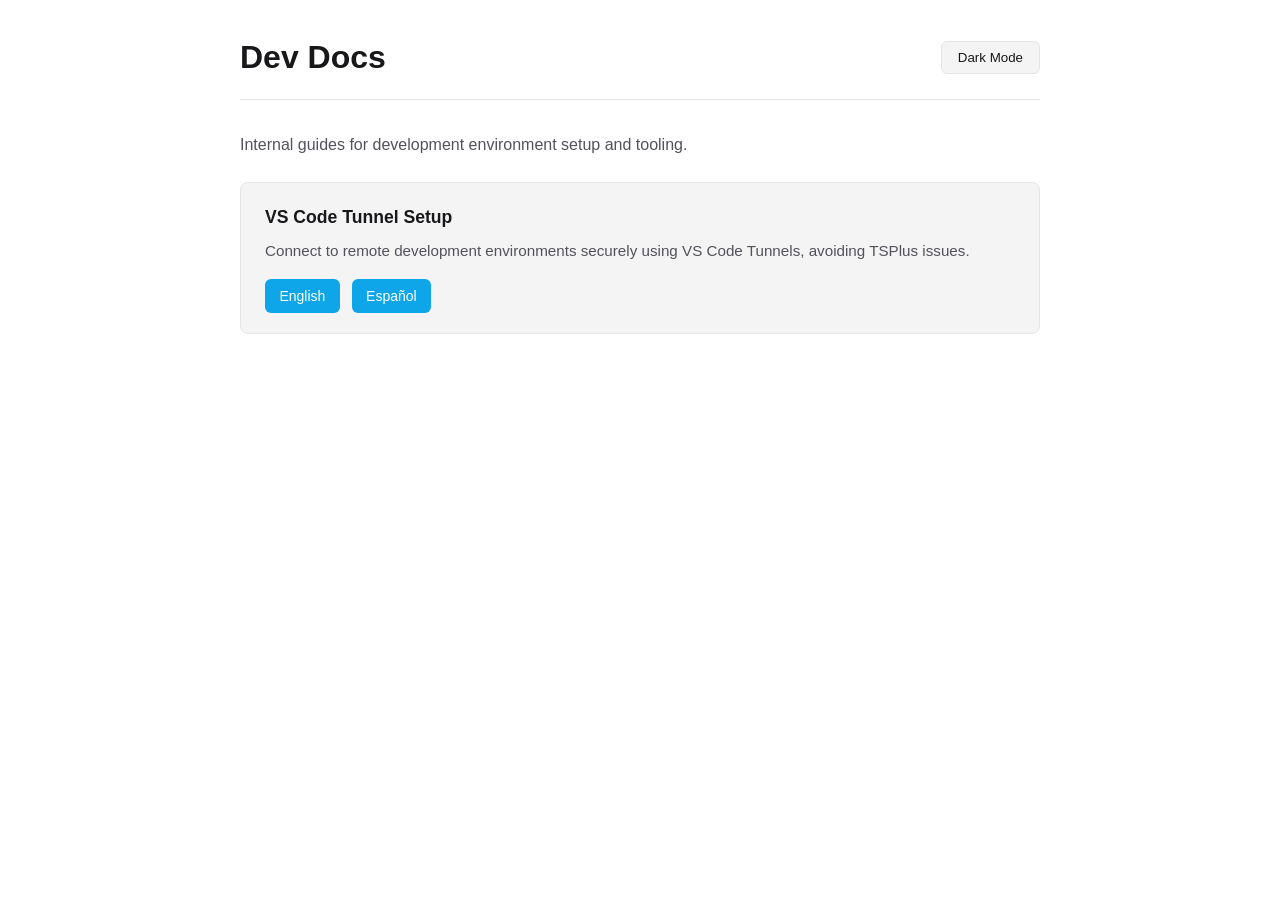
<file: index.html>
<!DOCTYPE html>
<html lang="en" data-theme="light">
<head>
    <meta charset="UTF-8">
    <meta name="viewport" content="width=device-width, initial-scale=1.0">
    <title>Dev Docs</title>
    <link rel="stylesheet" href="assets/css/styles.css">
    <style>
        .guide-grid {
            display: grid;
            gap: 1rem;
            margin-top: 1.5rem;
        }
        .guide-card {
            background: var(--surface);
            border: 1px solid var(--border);
            border-radius: 8px;
            padding: 1.25rem 1.5rem;
        }
        .guide-card h2 {
            margin: 0 0 0.5rem;
            border: none;
            padding: 0;
            font-size: 1.1rem;
        }
        .guide-card p {
            margin: 0 0 1rem;
            font-size: 0.95rem;
        }
        .lang-links {
            display: flex;
            gap: 0.75rem;
        }
        .lang-links a {
            background: var(--primary);
            color: #fff;
            padding: 0.35rem 0.9rem;
            border-radius: 6px;
            text-decoration: none;
            font-size: 0.875rem;
            font-weight: 500;
        }
        .lang-links a:hover { filter: brightness(0.9); }
    </style>
</head>
<body>
    <header>
        <h1>Dev Docs</h1>
        <button class="theme-toggle" onclick="toggleTheme()" id="themeBtn">Dark Mode</button>
    </header>

    <p>Internal guides for development environment setup and tooling.</p>

    <div class="guide-grid">
        <div class="guide-card">
            <h2>VS Code Tunnel Setup</h2>
            <p>Connect to remote development environments securely using VS Code Tunnels, avoiding TSPlus issues.</p>
            <div class="lang-links">
                <a href="vscode-tunnel/en.html">English</a>
                <a href="vscode-tunnel/es.html">Español</a>
            </div>
        </div>
    </div>

    <script>
        function toggleTheme() {
            const html = document.documentElement;
            const btn = document.getElementById('themeBtn');
            if (html.getAttribute('data-theme') === 'light') {
                html.setAttribute('data-theme', 'dark');
                btn.textContent = 'Light Mode';
            } else {
                html.setAttribute('data-theme', 'light');
                btn.textContent = 'Dark Mode';
            }
        }
    </script>
</body>
</html>
</file>
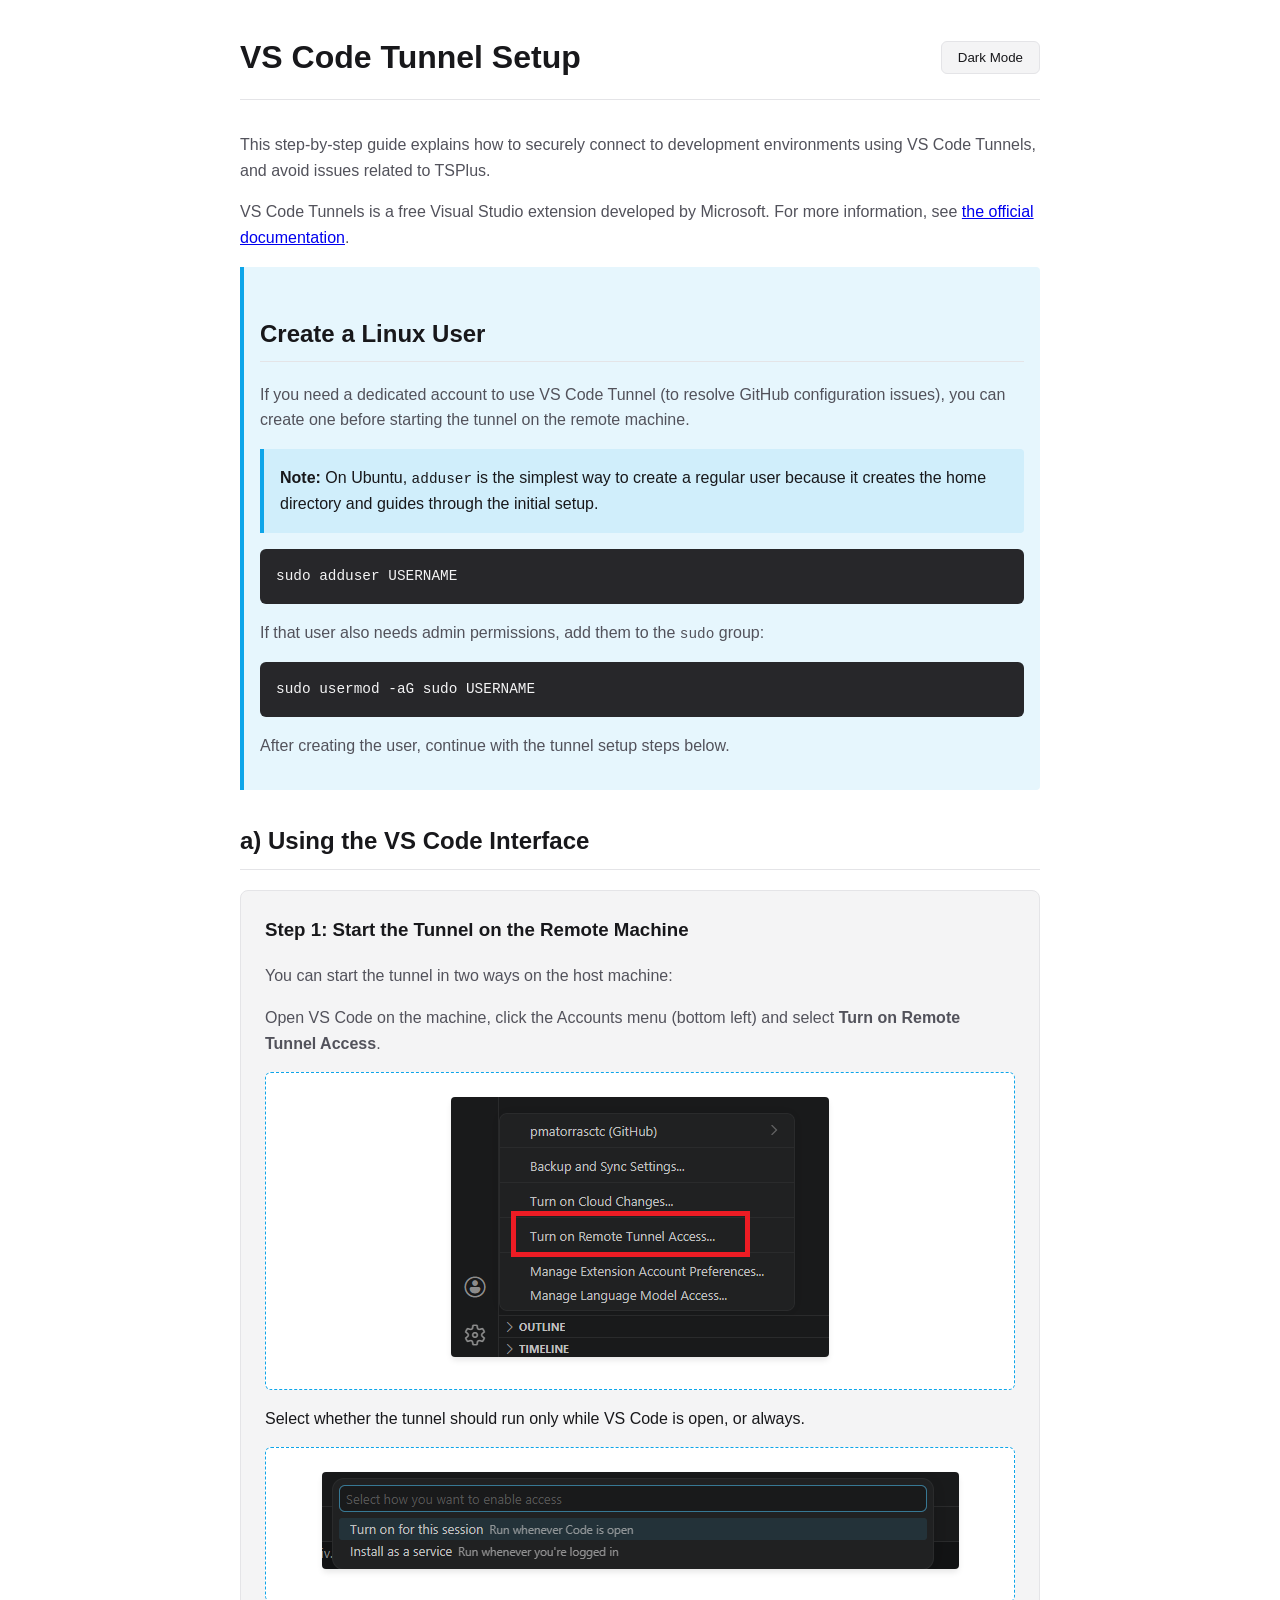
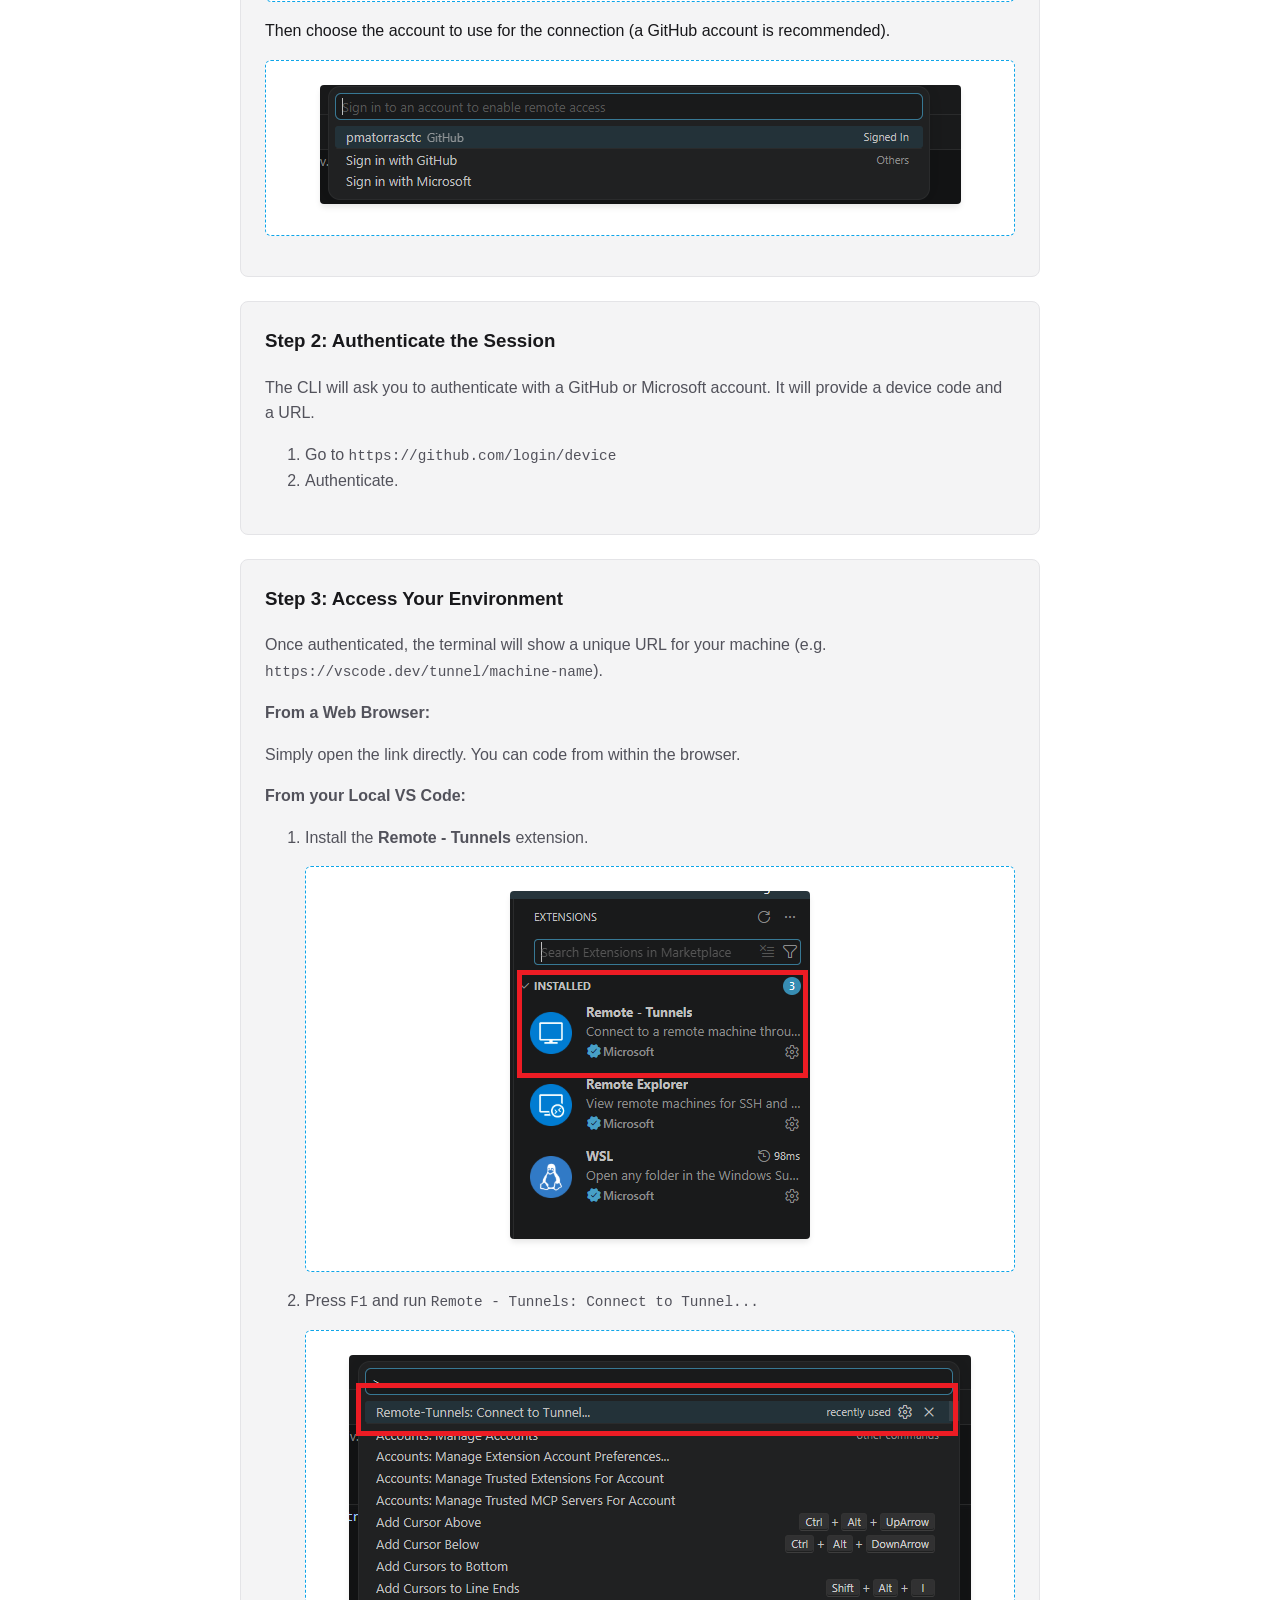
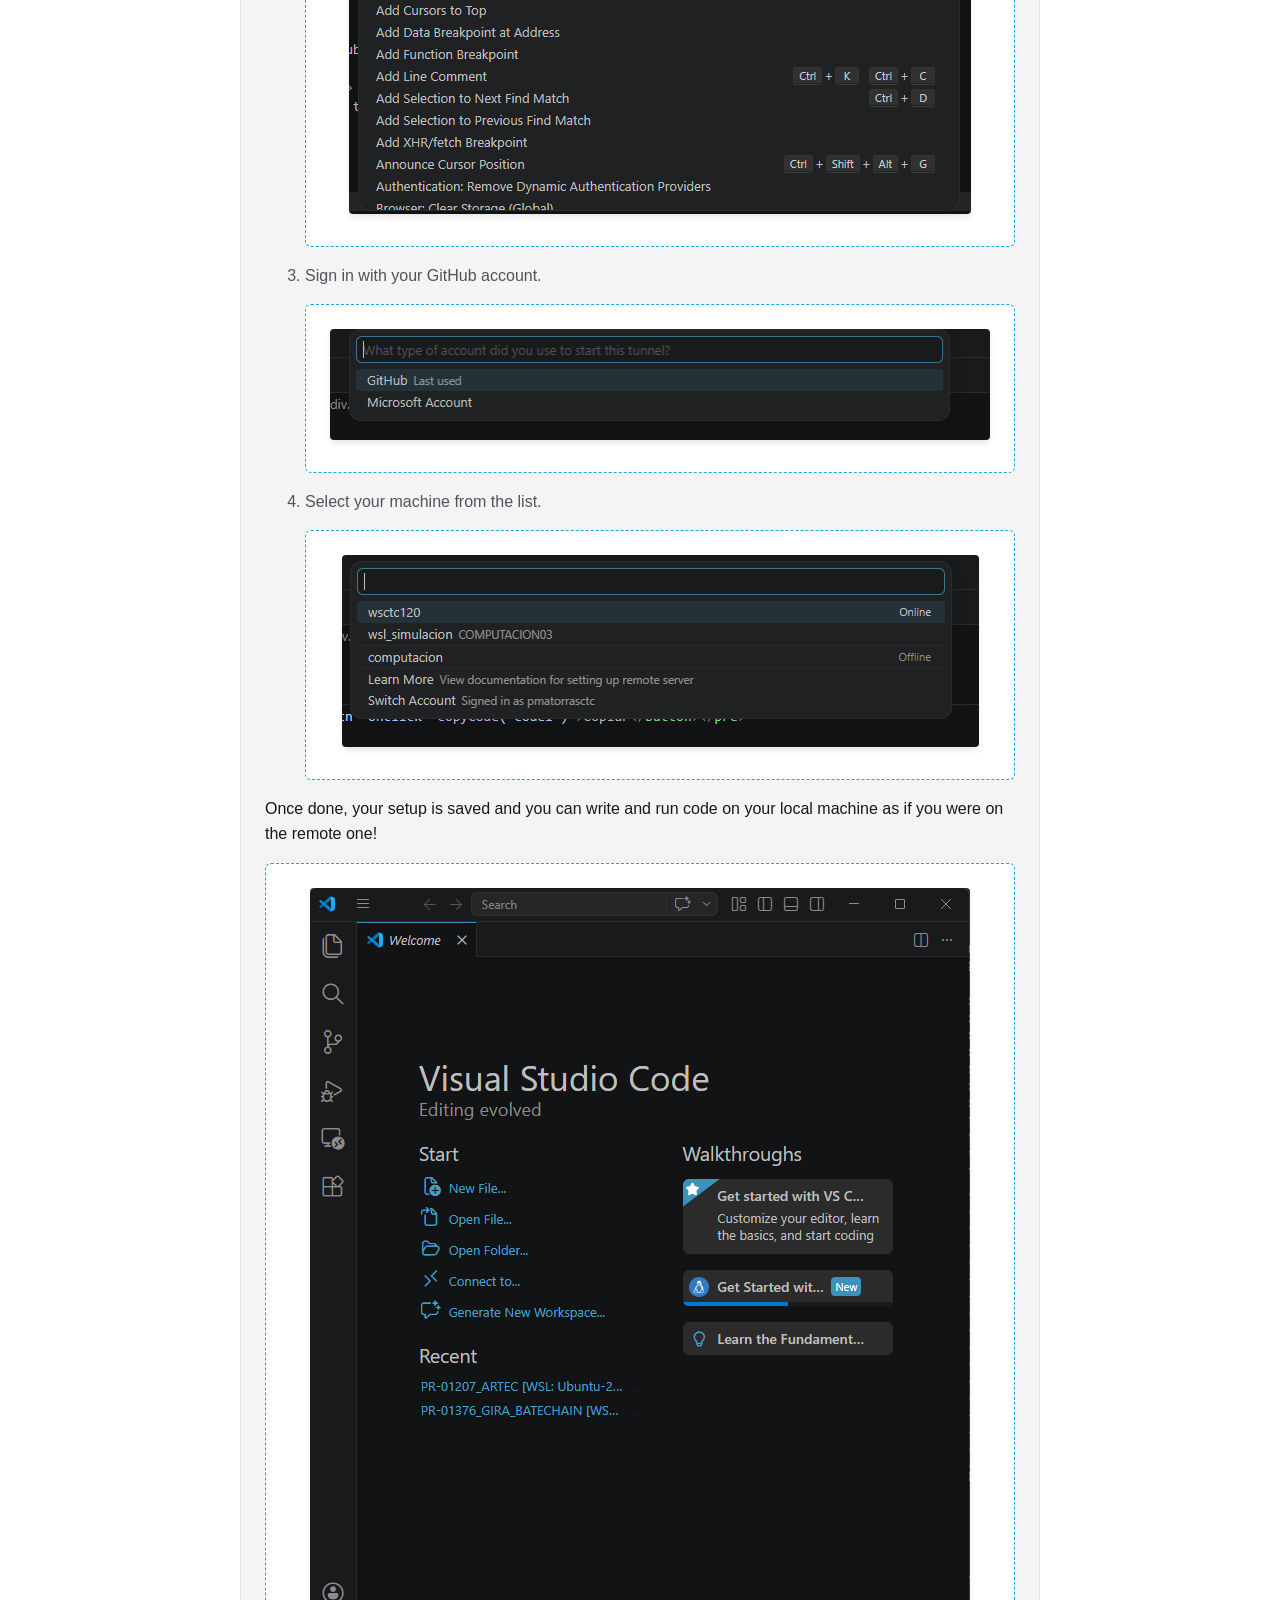
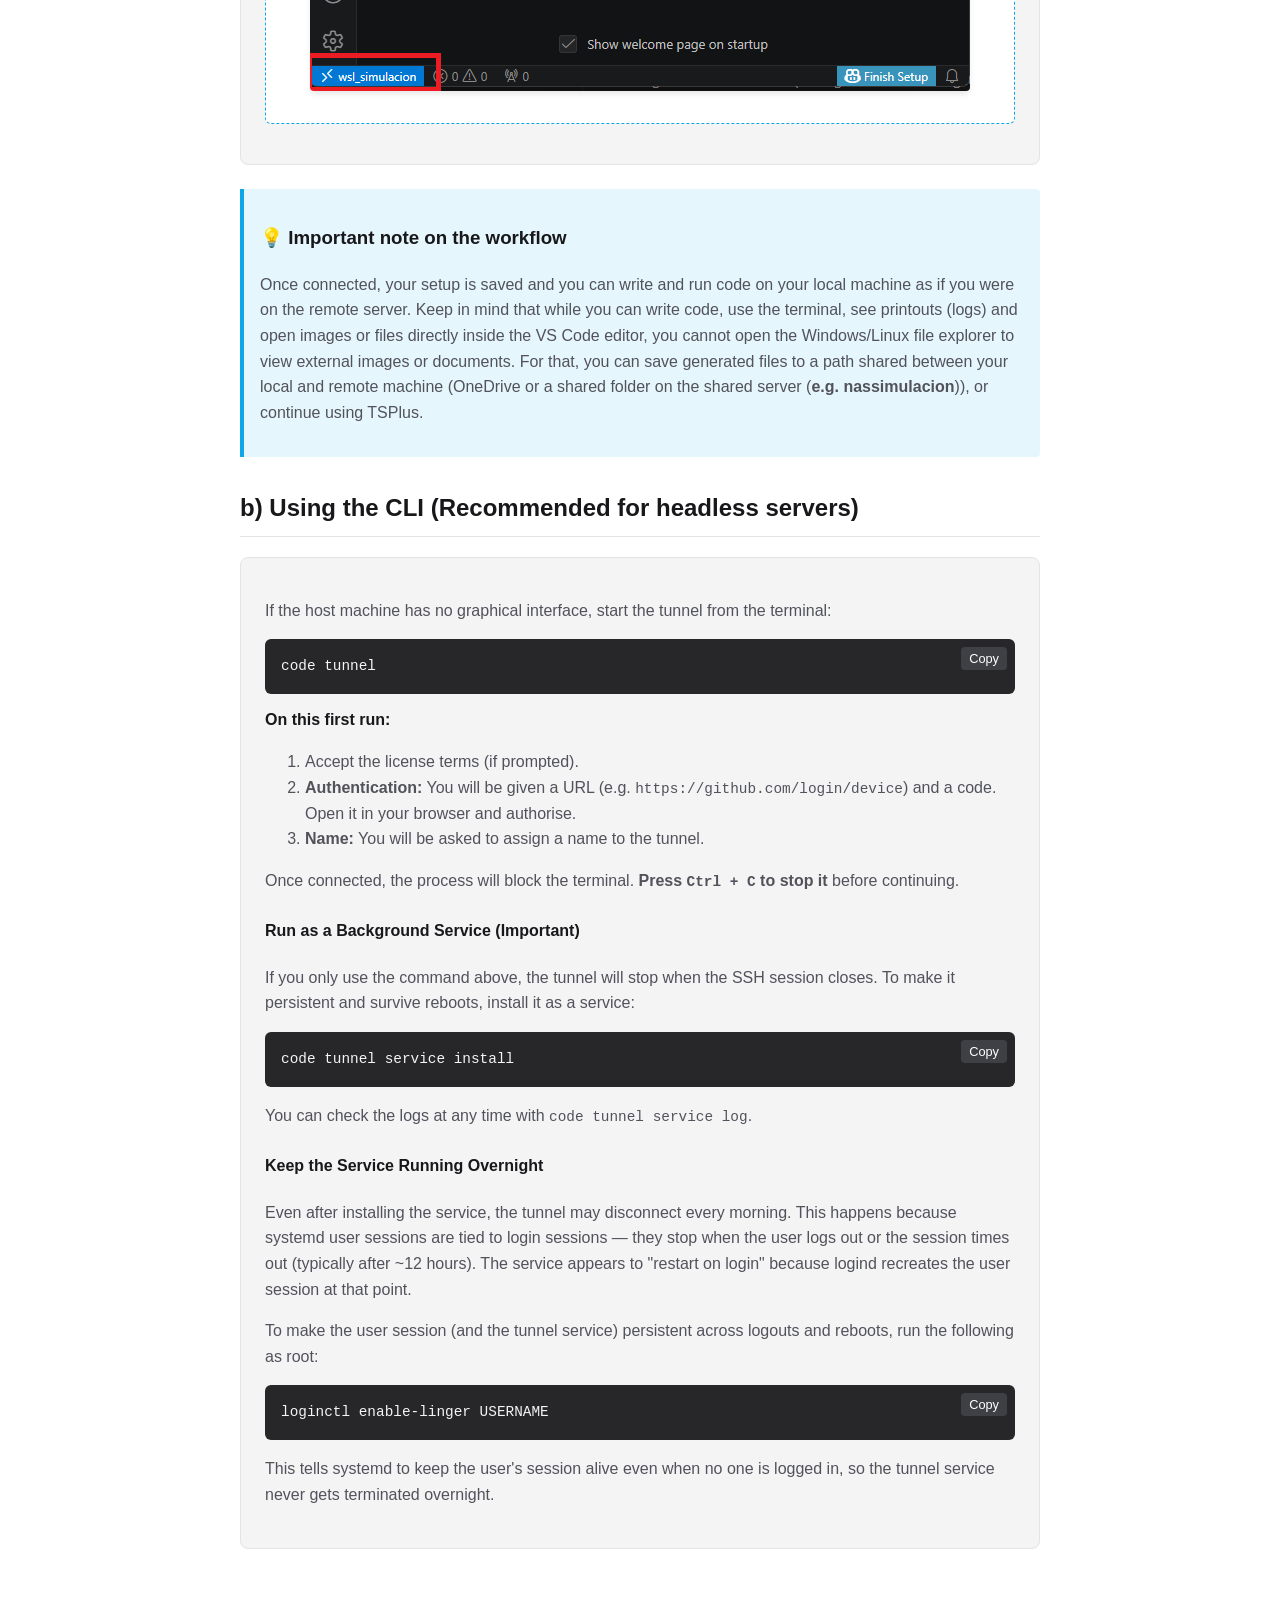
<file: vscode-tunnel/en.html>
<!DOCTYPE html>
<html lang="en" data-theme="light">
<head>
    <meta charset="UTF-8">
    <meta name="viewport" content="width=device-width, initial-scale=1.0">
    <title>VS Code Tunnel Setup Guide</title>
    <link rel="stylesheet" href="../assets/css/styles.css">
</head>
<body>
    <header>
        <h1>VS Code Tunnel Setup</h1>
        <button class="theme-toggle" onclick="toggleTheme()" id="themeBtn">Dark Mode</button>
    </header>

    <p>This step-by-step guide explains how to securely connect to development environments using VS Code Tunnels, and avoid issues related to TSPlus.</p>
    <p>VS Code Tunnels is a free Visual Studio extension developed by Microsoft. For more information, see <a href="https://code.visualstudio.com/docs/remote/tunnels" target="_blank">the official documentation</a>.</p>
    <div class="info-box">
    <h2>Create a Linux User</h2>
    <p>
        If you need a dedicated account to use VS Code Tunnel (to resolve GitHub configuration issues), you can create one before starting the tunnel on the remote machine.
    </p>

    <div class="info-box">
        <strong>Note:</strong> On Ubuntu, <code>adduser</code> is the simplest way to create a regular user because it creates the home directory and guides through the initial setup.
    </div>

    <pre><code>sudo adduser USERNAME</code></pre>

    <p>
        If that user also needs admin permissions, add them to the <code>sudo</code> group:
    </p>

    <pre><code>sudo usermod -aG sudo USERNAME</code></pre>

    <p>
        After creating the user, continue with the tunnel setup steps below.
    </p>
    </div>
    <h2>a) Using the VS Code Interface</h2>
    <div class="step">
        <h3>Step 1: Start the Tunnel on the Remote Machine</h3>
        <p>You can start the tunnel in two ways on the host machine:</p>


        <p>Open VS Code on the machine, click the Accounts menu (bottom left) and select <strong>Turn on Remote Tunnel Access</strong>.</p>
        <div class="screenshot-container">
            <img src="images/step1a.png" alt="Screenshot Step 1">
        </div>
        Select whether the tunnel should run only while VS Code is open, or always.
        <div class="screenshot-container">
            <img src="images/step1b.png" alt="Screenshot Step 1b">
        </div>
        Then choose the account to use for the connection (a GitHub account is recommended).
        <div class="screenshot-container">
            <img src="images/step1c.png" alt="Screenshot Step 1c">
        </div>


    </div>

    <div class="step">
        <h3>Step 2: Authenticate the Session</h3>
        <p>The CLI will ask you to authenticate with a GitHub or Microsoft account. It will provide a device code and a URL.</p>
        <ol>
            <li>Go to <code>https://github.com/login/device</code></li>
            <li>Authenticate.</li>
        </ol>
    </div>

    <div class="step">
        <h3>Step 3: Access Your Environment</h3>
        <p>Once authenticated, the terminal will show a unique URL for your machine (e.g. <code>https://vscode.dev/tunnel/machine-name</code>).</p>

        <p><strong>From a Web Browser:</strong></p>
        <p>Simply open the link directly. You can code from within the browser.</p>

        <p><strong>From your Local VS Code:</strong></p>
        <ol>
            <li>Install the <strong>Remote - Tunnels</strong> extension.</li>
            <div class="screenshot-container">
                <img src="images/step3a.png" alt="Screenshot Step 3a">
            </div>
            <li>Press <code>F1</code> and run <code>Remote - Tunnels: Connect to Tunnel...</code></li>
                <div class="screenshot-container">
                <img src="images/step3b.png" alt="Screenshot Step 3b">
            </div>
            <li>Sign in with your GitHub account.</li>
                <div class="screenshot-container">
                <img src="images/step3c.png" alt="Screenshot Step 3c">
                </div>
            <li>Select your machine from the list.</li>
                <div class="screenshot-container">
                <img src="images/step3d.png" alt="Screenshot Step 3d">
                </div>
        </ol>
        Once done, your setup is saved and you can write and run code on your local machine as if you were on the remote one!
        <div class="screenshot-container">
            <img src="images/step3e.png" alt="Screenshot Step 3e">
        </div>
    </div>
<div class="info-box">
  <h3>💡 Important note on the workflow</h3>
  <p>Once connected, your setup is saved and you can write and run code on your local machine as if you were on the remote server.
    Keep in mind that while you can write code, use the terminal, see printouts (logs) and open images or files directly inside the VS Code editor,
    you cannot open the Windows/Linux file explorer to view external images or documents.
    For that, you can save generated files to a path shared between your local and remote machine (OneDrive or a shared folder on the shared server (<strong>e.g. nassimulacion</strong>)), or continue using TSPlus.</p>

</div>

    <h2>b) Using the CLI (Recommended for headless servers)</h2>
    <div class="step">
        <p>If the host machine has no graphical interface, start the tunnel from the terminal:</p>
        <pre><code id="code1">code tunnel</code><button class="copy-btn" onclick="copyCode('code1')">Copy</button></pre>

            <strong>On this first run:</strong>
            <ol>
                <li>Accept the license terms (if prompted).</li>
                <li><strong>Authentication:</strong> You will be given a URL (e.g. <code>https://github.com/login/device</code>) and a code. Open it in your browser and authorise.</li>
                <li><strong>Name:</strong> You will be asked to assign a name to the tunnel.</li>
            </ol>
            <p>Once connected, the process will block the terminal. <strong>Press <code>Ctrl + C</code> to stop it</strong> before continuing.</p>

        <h4 style="margin-top: 1.5rem;">Run as a Background Service (Important)</h4>
        <p>If you only use the command above, the tunnel will stop when the SSH session closes. To make it persistent and survive reboots, install it as a service:</p>
        <pre><code id="code3">code tunnel service install</code><button class="copy-btn" onclick="copyCode('code3')">Copy</button></pre>
        <p>You can check the logs at any time with <code>code tunnel service log</code>.</p>

        <h4 style="margin-top: 1.5rem;">Keep the Service Running Overnight</h4>
        <p>Even after installing the service, the tunnel may disconnect every morning. This happens because systemd user sessions are tied to login sessions — they stop when the user logs out or the session times out (typically after ~12 hours). The service appears to "restart on login" because logind recreates the user session at that point.</p>
        <p>To make the user session (and the tunnel service) persistent across logouts and reboots, run the following as root:</p>
        <pre><code id="code4">loginctl enable-linger USERNAME</code><button class="copy-btn" onclick="copyCode('code4')">Copy</button></pre>
        <p>This tells systemd to keep the user's session alive even when no one is logged in, so the tunnel service never gets terminated overnight.</p>
    </div>


    <script>
        function toggleTheme() {
            const html = document.documentElement;
            const btn = document.getElementById('themeBtn');
            if (html.getAttribute('data-theme') === 'light') {
                html.setAttribute('data-theme', 'dark');
                btn.textContent = 'Light Mode';
            } else {
                html.setAttribute('data-theme', 'light');
                btn.textContent = 'Dark Mode';
            }
        }

        function copyCode(id) {
            const text = document.getElementById(id).innerText;
            navigator.clipboard.writeText(text).then(() => {
                const btn = event.target;
                const originalText = btn.innerText;
                btn.innerText = 'Copied!';
                setTimeout(() => btn.innerText = originalText, 2000);
            });
        }
    </script>
</body>
</html>
</file>
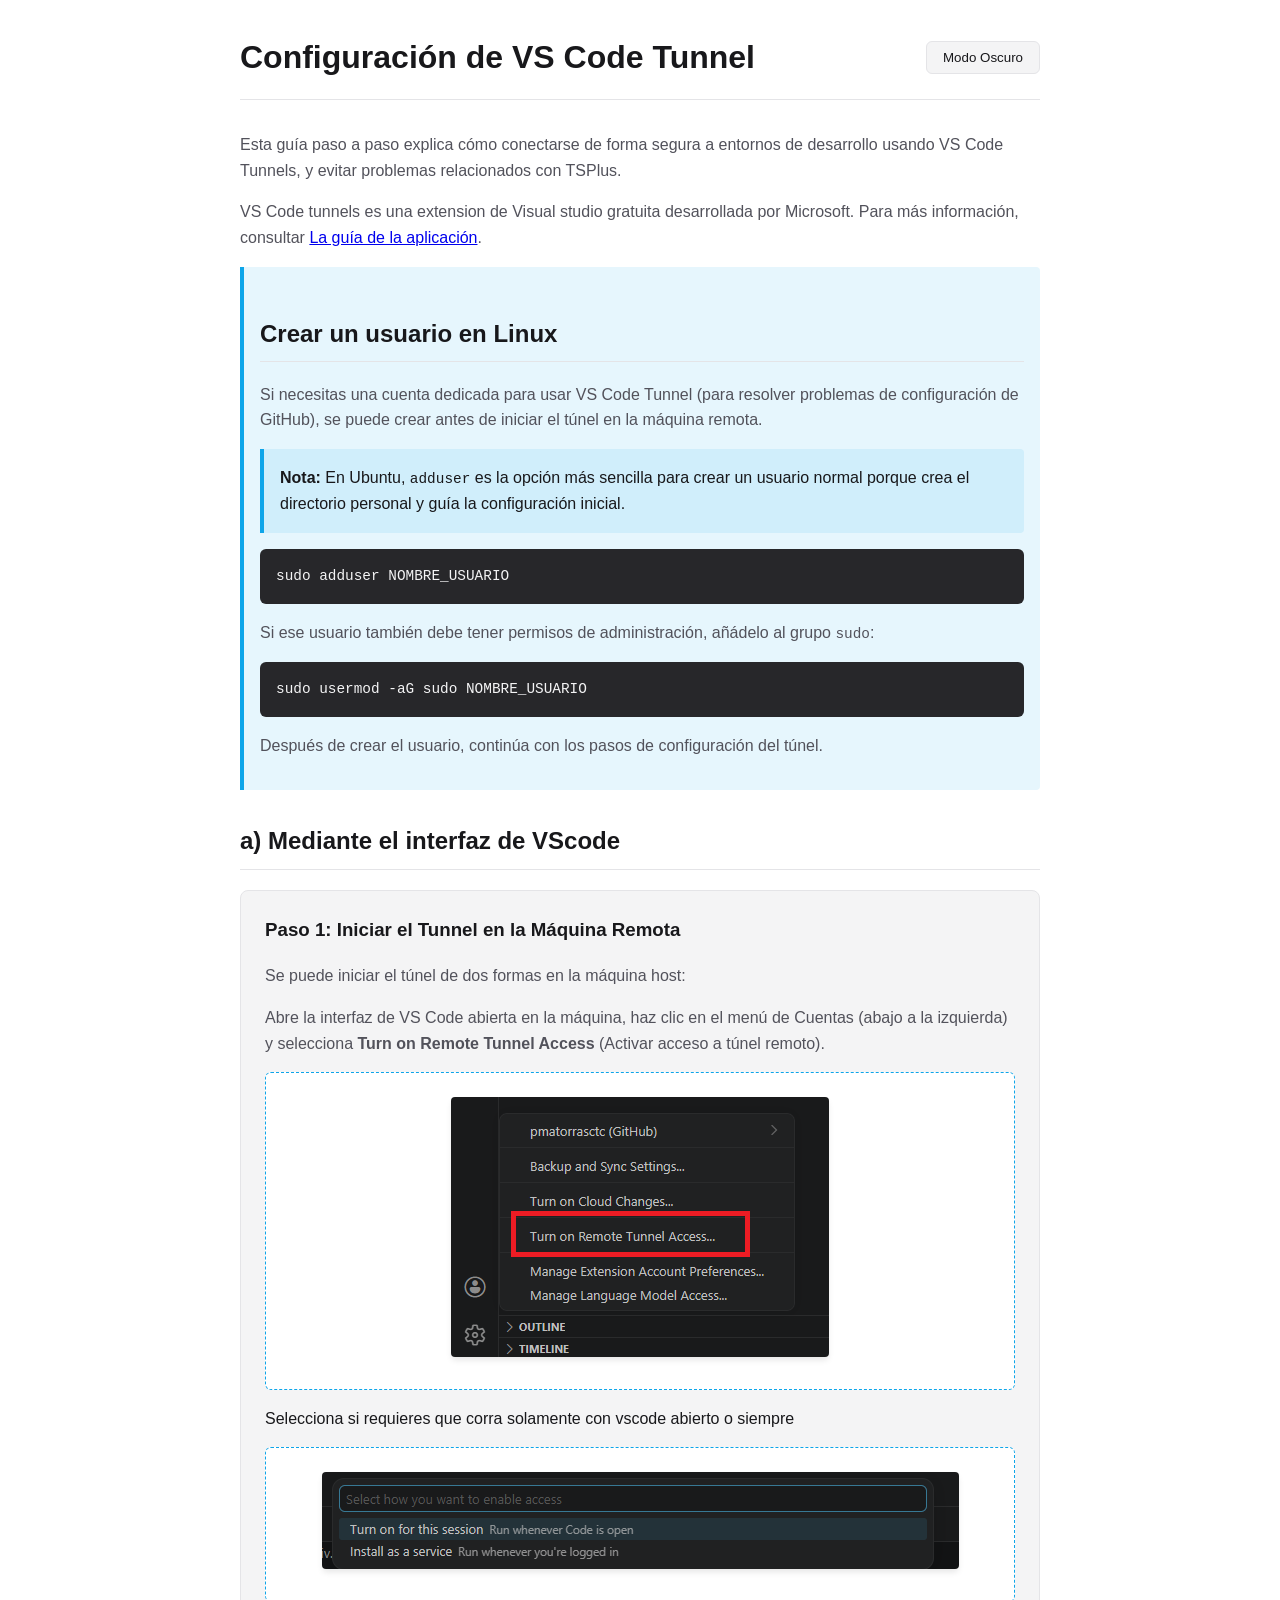
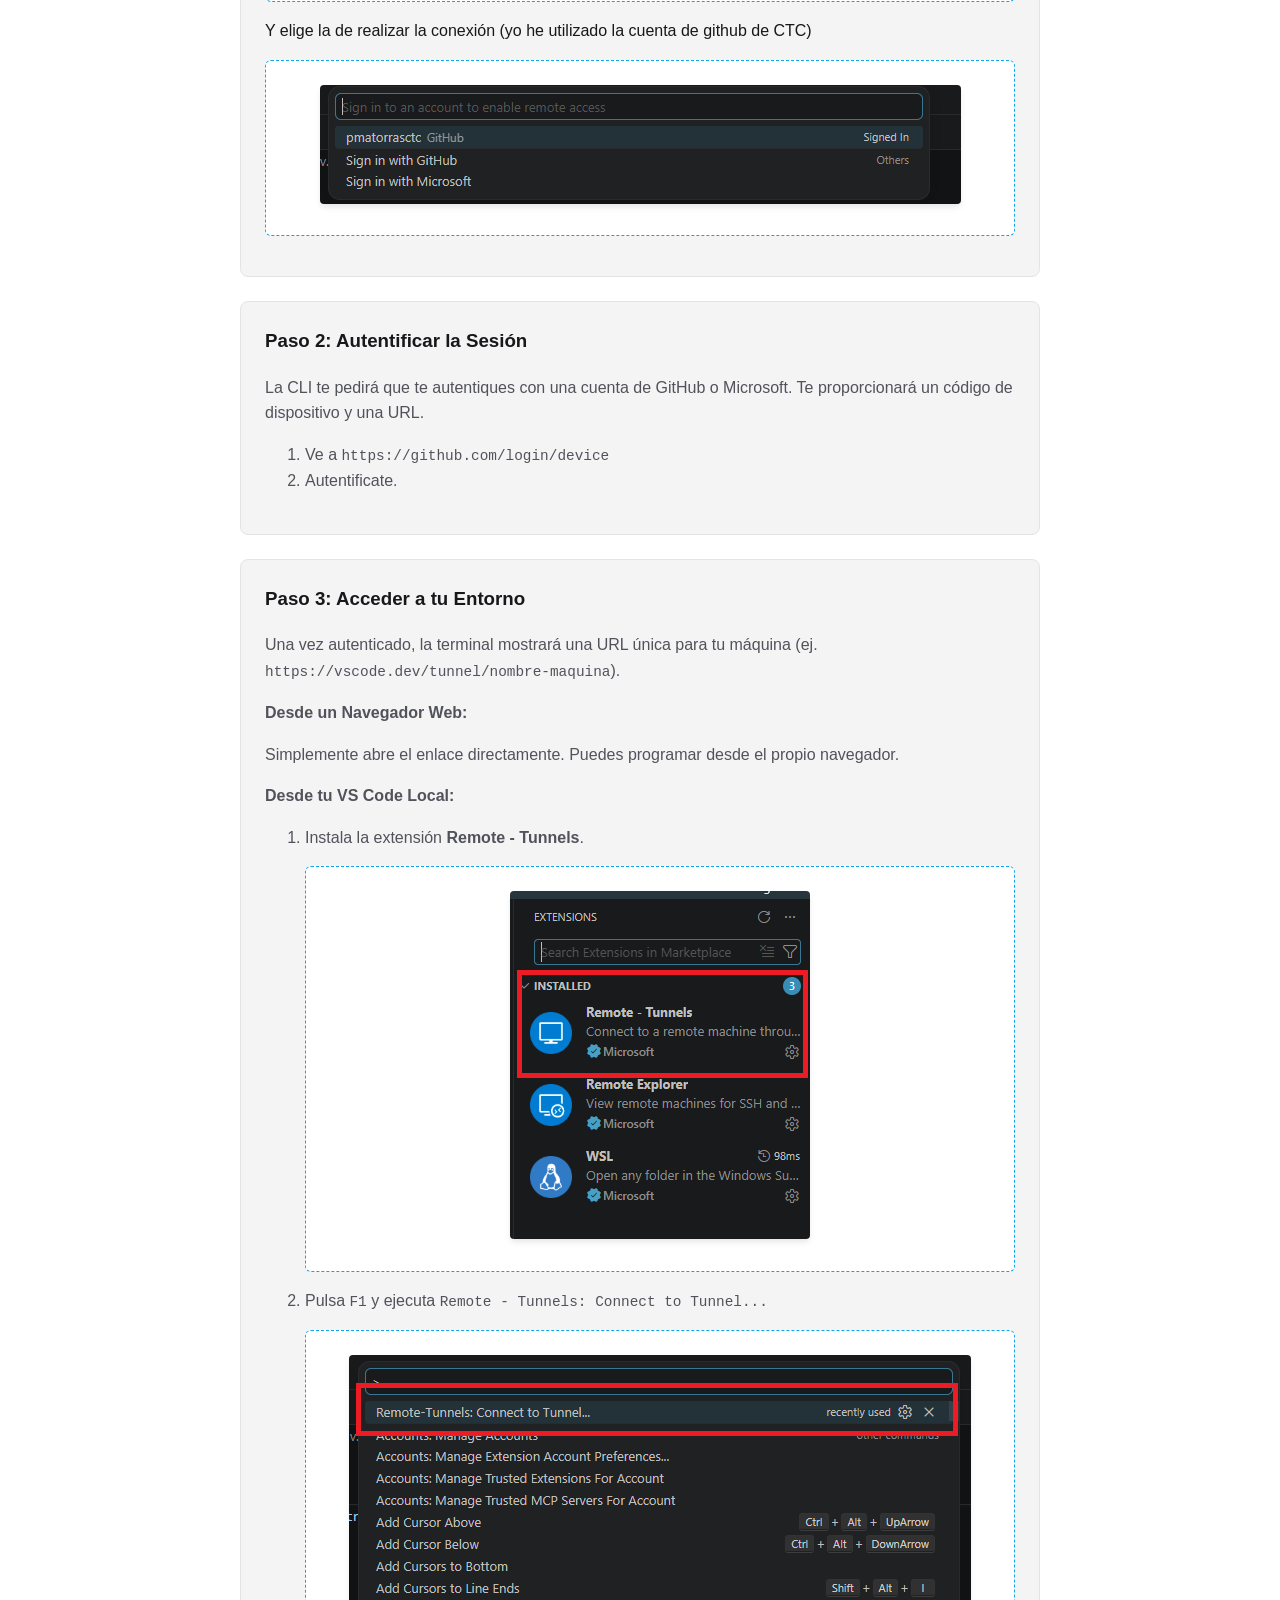
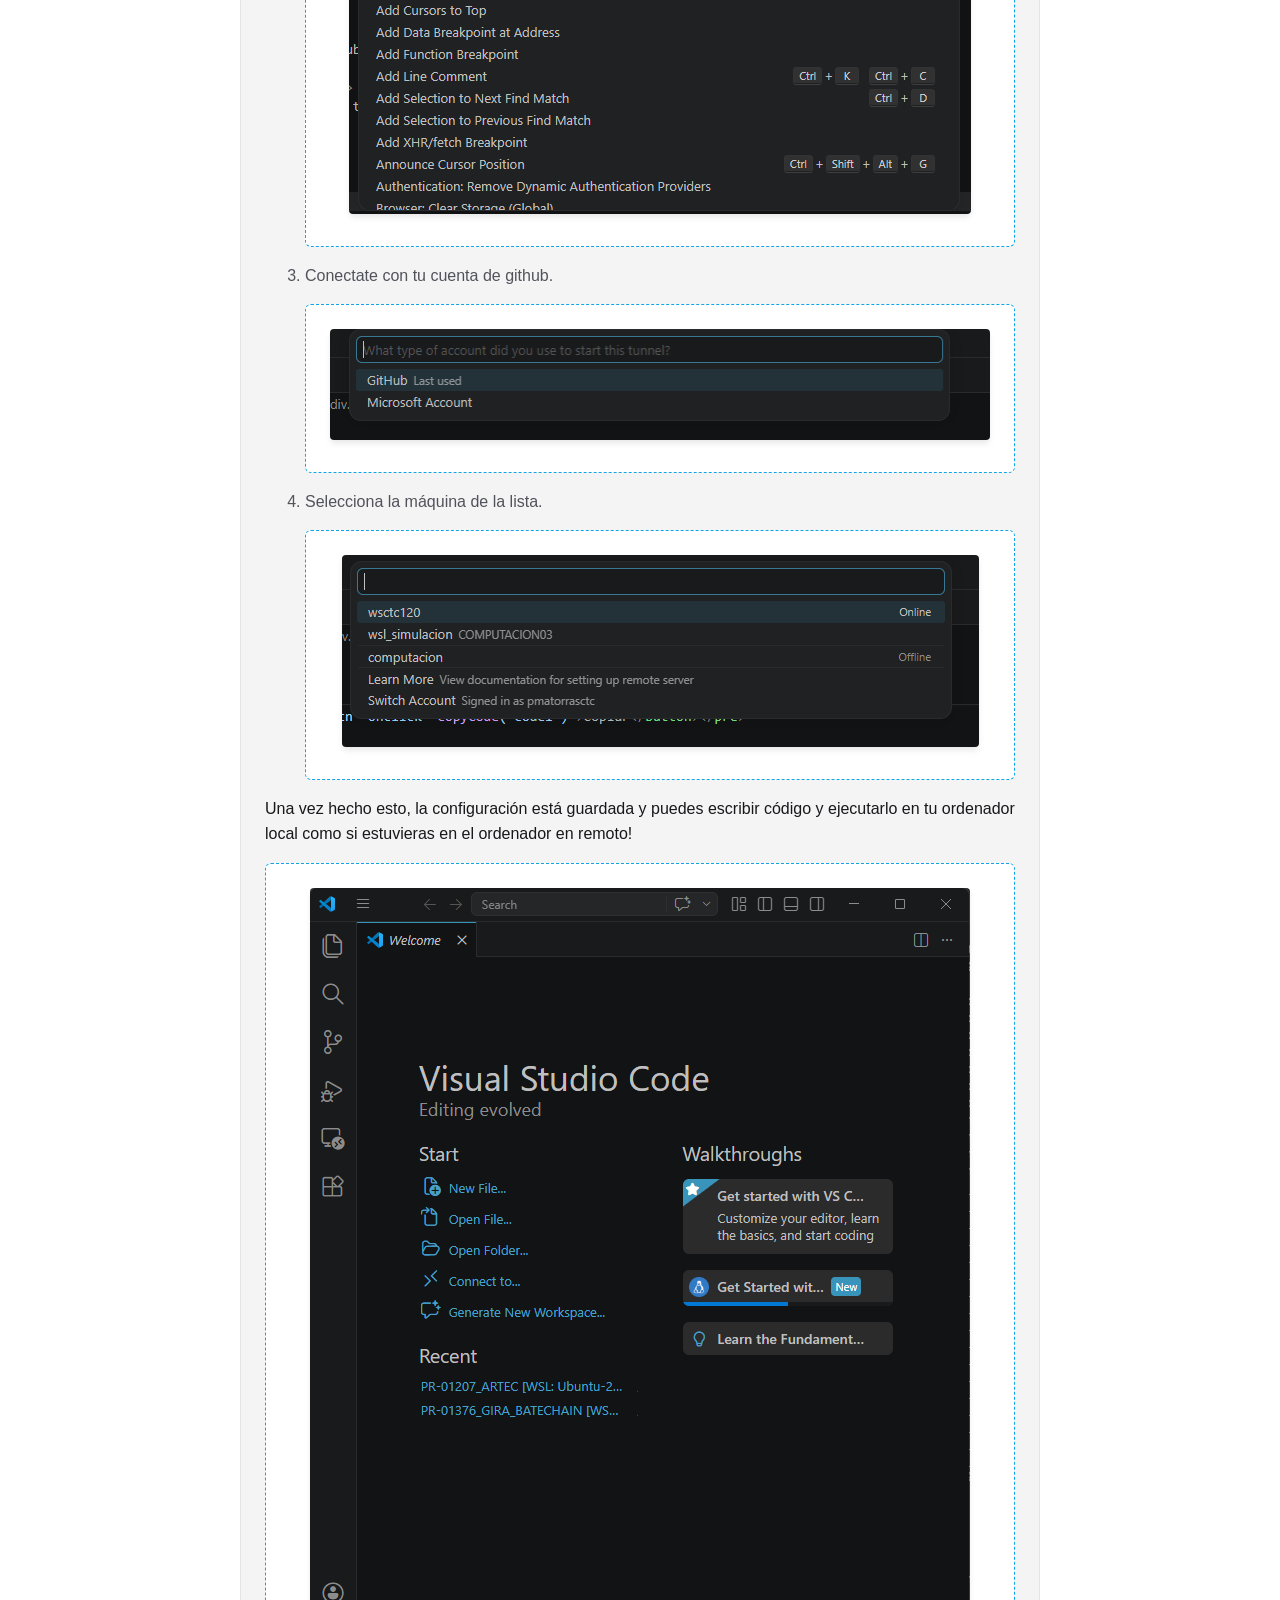
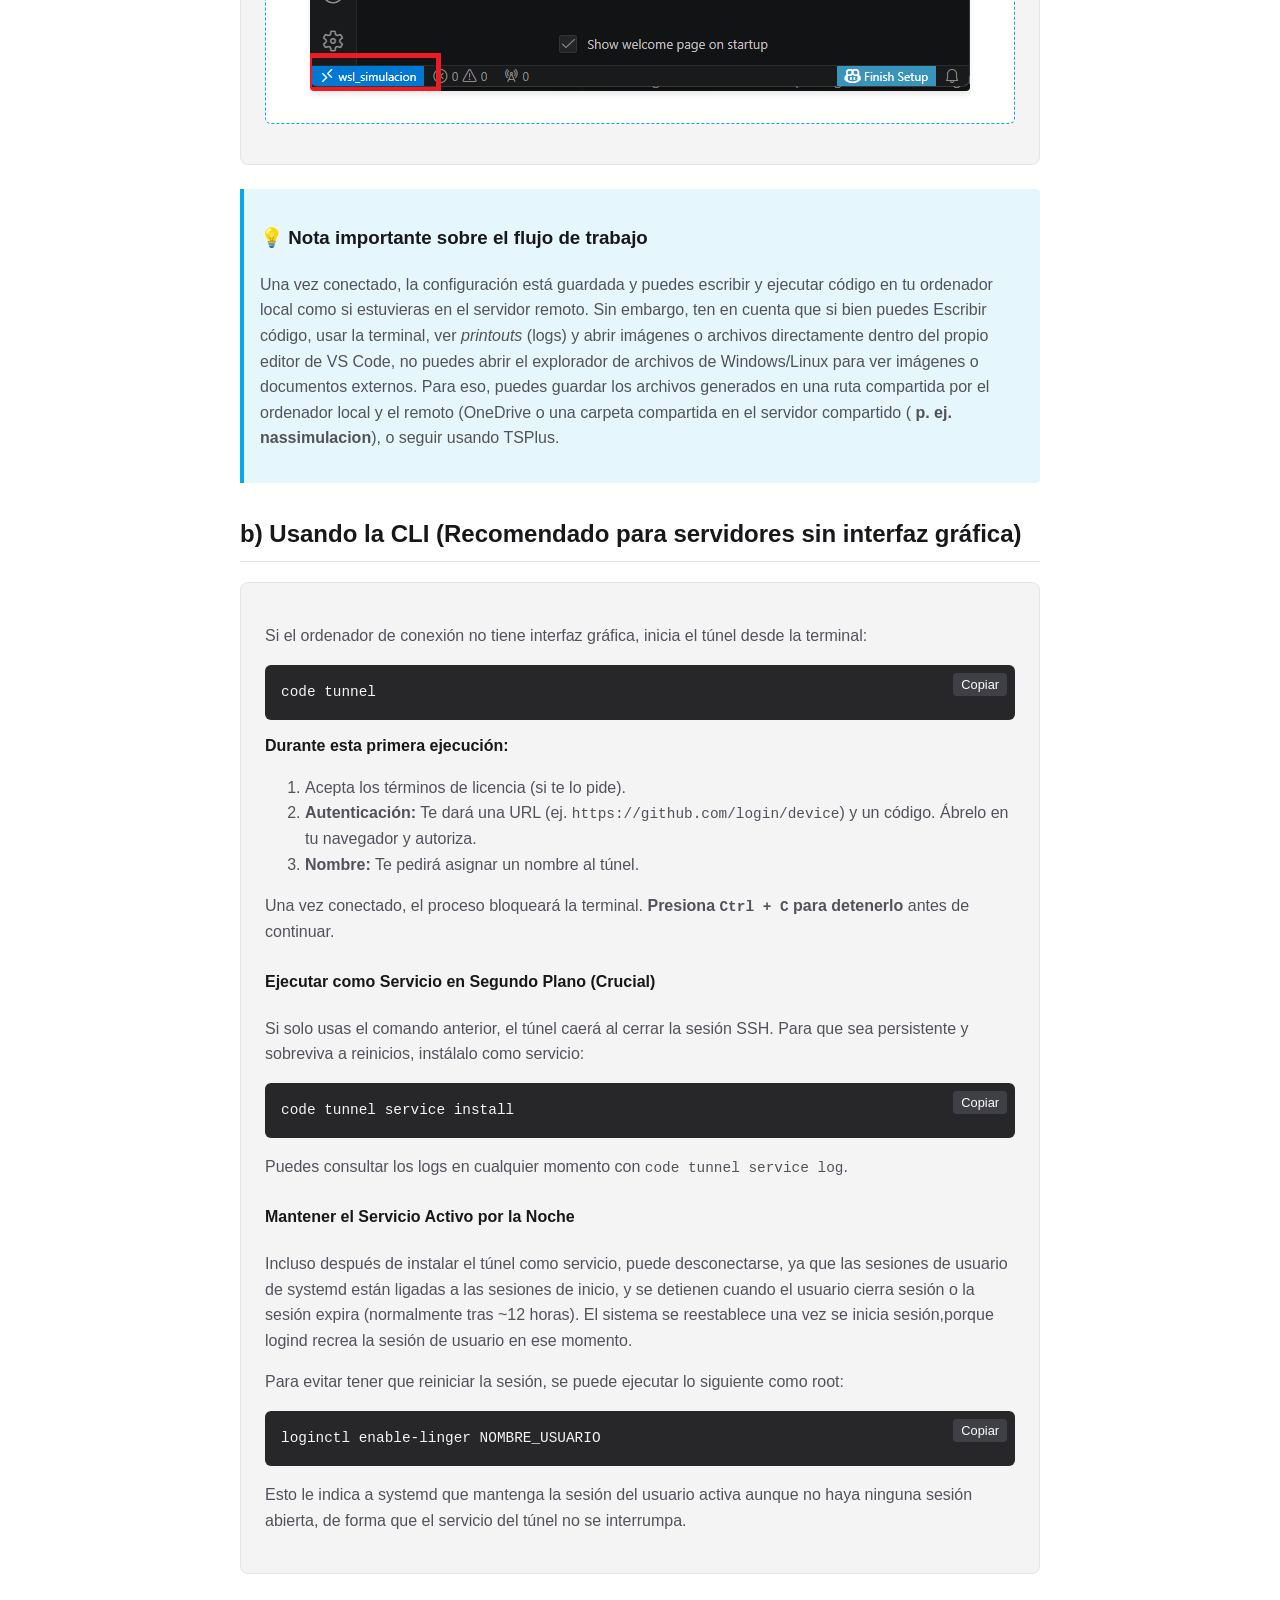
<file: vscode-tunnel/es.html>
<!DOCTYPE html>
<html lang="es" data-theme="light">
<head>
    <meta charset="UTF-8">
    <meta name="viewport" content="width=device-width, initial-scale=1.0">
    <title>Guía de Configuración de VS Code Tunnel</title>
    <link rel="stylesheet" href="../assets/css/styles.css">
</head>
<body>
    <header>
        <h1>Configuración de VS Code Tunnel</h1>
        <button class="theme-toggle" onclick="toggleTheme()" id="themeBtn">Modo Oscuro</button>
    </header>

    <p>Esta guía paso a paso explica cómo conectarse de forma segura a entornos de desarrollo usando VS Code Tunnels, y evitar problemas relacionados con TSPlus.</p>
    <p>VS Code tunnels es una extension de Visual studio gratuita desarrollada por Microsoft. Para más información, consultar <a href="https://code.visualstudio.com/docs/remote/tunnels" target="_blank">La guía de la aplicación</a>.</p>
    <div class="info-box">
    <h2>Crear un usuario en Linux</h3>
    <p>
        Si necesitas una cuenta dedicada para usar VS Code Tunnel (para resolver problemas de configuración de GitHub), se puede crear antes de iniciar el túnel en la máquina remota.
    </p>

    <div class="info-box">
        <strong>Nota:</strong> En Ubuntu, <code>adduser</code> es la opción más sencilla para crear un usuario normal porque crea el directorio personal y guía la configuración inicial. 
    </div>

    <pre><code>sudo adduser NOMBRE_USUARIO</code></pre>

    <p>
        Si ese usuario también debe tener permisos de administración, añádelo al grupo <code>sudo</code>:
    </p>

    <pre><code>sudo usermod -aG sudo NOMBRE_USUARIO</code></pre>

    <p>
        Después de crear el usuario, continúa con los pasos de configuración del túnel.
    </p>
    </div>
    <h2>a) Mediante el interfaz de VScode</h2>
    <div class="step">
        <h3>Paso 1: Iniciar el Tunnel en la Máquina Remota</h3>
        <p>Se puede iniciar el túnel de dos formas en la máquina host:</p>
        

        <p>Abre la interfaz de VS Code abierta en la máquina, haz clic en el menú de Cuentas (abajo a la izquierda) y selecciona <strong>Turn on Remote Tunnel Access</strong> (Activar acceso a túnel remoto).</p>
        <div class="screenshot-container">
            <img src="images/step1a.png" alt="Captura Paso 1">
        </div>
        Selecciona si requieres que corra solamente con vscode abierto o siempre
        <div class="screenshot-container">
            <img src="images/step1b.png" alt="Captura Paso 1b">
        </div>
        Y elige la de realizar la conexión (yo he utilizado la cuenta de github de CTC)
        <div class="screenshot-container">
            <img src="images/step1c.png" alt="Captura Paso 1c">
        </div>


    </div>

    <div class="step">
        <h3>Paso 2: Autentificar la Sesión</h3>
        <p>La CLI te pedirá que te autentiques con una cuenta de GitHub o Microsoft. Te proporcionará un código de dispositivo y una URL.</p>
        <ol>
            <li>Ve a <code>https://github.com/login/device</code></li>
            <li>Autentificate.</li>
        </ol>
    </div>

    <div class="step">
        <h3>Paso 3: Acceder a tu Entorno</h3>
        <p>Una vez autenticado, la terminal mostrará una URL única para tu máquina (ej. <code>https://vscode.dev/tunnel/nombre-maquina</code>).</p>

        <p><strong>Desde un Navegador Web:</strong></p>
        <p>Simplemente abre el enlace directamente. Puedes programar desde el propio navegador.</p>

        <p><strong>Desde tu VS Code Local:</strong></p>
        <ol>
            <li>Instala la extensión <strong>Remote - Tunnels</strong>.</li>
            <div class="screenshot-container">
                <img src="images/step3a.png" alt="Captura Paso 3a">
            </div>
            <li>Pulsa <code>F1</code> y ejecuta <code>Remote - Tunnels: Connect to Tunnel...</code></li>
                <div class="screenshot-container">
                <img src="images/step3b.png" alt="Captura Paso 3b">
            </div>
            <li>Conectate con tu cuenta de github.</li>
                <div class="screenshot-container">
                <img src="images/step3c.png" alt="Captura Paso 3c">
                </div>
            <li>Selecciona la máquina de la lista.</li>
                <div class="screenshot-container">
                <img src="images/step3d.png" alt="Captura Paso 3c">
                </div>
        </ol>
        Una vez hecho esto, la configuración está guardada y puedes escribir código y ejecutarlo en tu ordenador local como si estuvieras en el ordenador en remoto!
        <div class="screenshot-container">
            <img src="images/step3e.png" alt="Captura Paso 3c">
        </div>
    </div>
<div class="info-box">
  <h3>💡 Nota importante sobre el flujo de trabajo</h3>
  <p>Una vez conectado, la configuración está guardada y puedes escribir y ejecutar código en tu ordenador local como si estuvieras en el servidor remoto. 
    Sin embargo, ten en cuenta que si bien puedes Escribir código, usar la terminal, ver <em>printouts</em> (logs) y abrir imágenes o archivos directamente dentro del propio editor de VS Code,
    no puedes abrir el explorador de archivos de Windows/Linux para ver imágenes o documentos externos. 
    Para eso, puedes guardar los archivos generados en una ruta compartida por el ordenador local y el remoto (OneDrive o una carpeta compartida en el servidor compartido (<strong> p. ej. nassimulacion</strong>), o seguir usando TSPlus.</li>

</div>

    <h2>b) Usando la CLI (Recomendado para servidores sin interfaz gráfica)</h2>
    <div class="step">
        <p>Si el ordenador de conexión no tiene interfaz gráfica, inicia el túnel desde la terminal:</p>
        <pre><code id="code1">code tunnel</code><button class="copy-btn" onclick="copyCode('code1')">Copiar</button></pre>
        
            <strong>Durante esta primera ejecución:</strong>
            <ol>
                <li>Acepta los términos de licencia (si te lo pide).</li>
                <li><strong>Autenticación:</strong> Te dará una URL (ej. <code>https://github.com/login/device</code>) y un código. Ábrelo en tu navegador y autoriza.</li>
                <li><strong>Nombre:</strong> Te pedirá asignar un nombre al túnel.</li>
            </ol>
            <p>Una vez conectado, el proceso bloqueará la terminal. <strong>Presiona <code>Ctrl + C</code> para detenerlo</strong> antes de continuar.</p>

        <h4 style="margin-top: 1.5rem;">Ejecutar como Servicio en Segundo Plano (Crucial)</h4>
        <p>Si solo usas el comando anterior, el túnel caerá al cerrar la sesión SSH. Para que sea persistente y sobreviva a reinicios, instálalo como servicio:</p>
        <pre><code id="code3">code tunnel service install</code><button class="copy-btn" onclick="copyCode('code3')">Copiar</button></pre>
        <p>Puedes consultar los logs en cualquier momento con <code>code tunnel service log</code>.</p>

        <h4 style="margin-top: 1.5rem;">Mantener el Servicio Activo por la Noche</h4>
        <p>Incluso después de instalar el túnel como servicio, puede desconectarse, ya que las sesiones de usuario de systemd están ligadas a las sesiones de inicio, y se detienen cuando el usuario cierra sesión o la sesión expira (normalmente tras ~12 horas). El sistema se reestablece una vez se inicia sesión,porque logind recrea la sesión de usuario en ese momento.</p>
            <p>Para evitar tener que reiniciar la sesión, se puede ejecutar lo siguiente como root:</p>
        <pre><code id="code4">loginctl enable-linger NOMBRE_USUARIO</code><button class="copy-btn" onclick="copyCode('code4')">Copiar</button></pre>
        <p>Esto le indica a systemd que mantenga la sesión del usuario activa aunque no haya ninguna sesión abierta, de forma que el servicio del túnel no se interrumpa.</p>
    </div>


    <script>
        function toggleTheme() {
            const html = document.documentElement;
            const btn = document.getElementById('themeBtn');
            if (html.getAttribute('data-theme') === 'light') {
                html.setAttribute('data-theme', 'dark');
                btn.textContent = 'Modo Claro';
            } else {
                html.setAttribute('data-theme', 'light');
                btn.textContent = 'Modo Oscuro';
            }
        }

        function copyCode(id) {
            const text = document.getElementById(id).innerText;
            navigator.clipboard.writeText(text).then(() => {
                const btn = event.target;
                const originalText = btn.innerText;
                btn.innerText = '¡Copiado!';
                setTimeout(() => btn.innerText = originalText, 2000);
            });
        }
    </script>
</body>
</html>
</file>
<file: assets/css/styles.css>
:root, [data-theme="light"] {
    --bg: #ffffff;
    --surface: #f4f4f5;
    --text: #18181b;
    --text-muted: #52525b;
    --primary: #0ea5e9;
    --border: #e4e4e7;
    --code-bg: #27272a;
    --code-text: #f4f4f5;
}
[data-theme="dark"] {
    --bg: #18181b;
    --surface: #27272a;
    --text: #f4f4f5;
    --text-muted: #a1a1aa;
    --primary: #38bdf8;
    --border: #3f3f46;
    --code-bg: #000000;
    --code-text: #e4e4e7;
}
body {
    font-family: -apple-system, BlinkMacSystemFont, "Segoe UI", Roboto, Helvetica, Arial, sans-serif;
    line-height: 1.6;
    color: var(--text);
    background-color: var(--bg);
    max-width: 800px;
    margin: 0 auto;
    padding: 2rem;
    transition: background-color 0.2s, color 0.2s;
}
header {
    display: flex;
    justify-content: space-between;
    align-items: center;
    margin-bottom: 2rem;
    padding-bottom: 1rem;
    border-bottom: 1px solid var(--border);
}
h1, h2, h3 { color: var(--text); }
h1 { font-size: 2rem; margin: 0; }
h2 { margin-top: 2rem; border-bottom: 1px solid var(--border); padding-bottom: 0.5rem; }
p, li { color: var(--text-muted); }
.theme-toggle {
    background: var(--surface);
    border: 1px solid var(--border);
    color: var(--text);
    padding: 0.5rem 1rem;
    border-radius: 6px;
    cursor: pointer;
    font-weight: 500;
}
.theme-toggle:hover { filter: brightness(0.95); }
.step {
    background: var(--surface);
    border: 1px solid var(--border);
    border-radius: 8px;
    padding: 1.5rem;
    margin-bottom: 1.5rem;
}
.step h3 { margin-top: 0; }
pre {
    background: var(--code-bg);
    color: var(--code-text);
    padding: 1rem;
    border-radius: 6px;
    overflow-x: auto;
    position: relative;
}
code { font-family: ui-monospace, SFMono-Regular, Menlo, Monaco, Consolas, monospace; font-size: 0.9em; }
.copy-btn {
    position: absolute;
    top: 0.5rem;
    right: 0.5rem;
    background: #3f3f46;
    color: white;
    border: none;
    padding: 0.25rem 0.5rem;
    border-radius: 4px;
    cursor: pointer;
    font-size: 0.8em;
}
.copy-btn:hover { background: #52525b; }
.screenshot-container {
    margin: 1rem 0;
    border: 1px dashed var(--primary);
    padding: 1.5rem;
    border-radius: 6px;
    text-align: center;
    background: var(--bg);
}
.screenshot-container img {
    max-width: 100%;
    height: auto;
    border-radius: 4px;
    box-shadow: 0 4px 6px -1px rgba(0, 0, 0, 0.1);
}
.placeholder-text {
    color: var(--primary);
    font-weight: 500;
    font-size: 0.9em;
    display: block;
    margin-bottom: 0.5rem;
}
.info-box {
    background-color: rgba(14, 165, 233, 0.1);
    border-left: 4px solid var(--primary);
    padding: 1rem;
    margin: 1rem 0;
    border-radius: 0 4px 4px 0;
}
</file>
